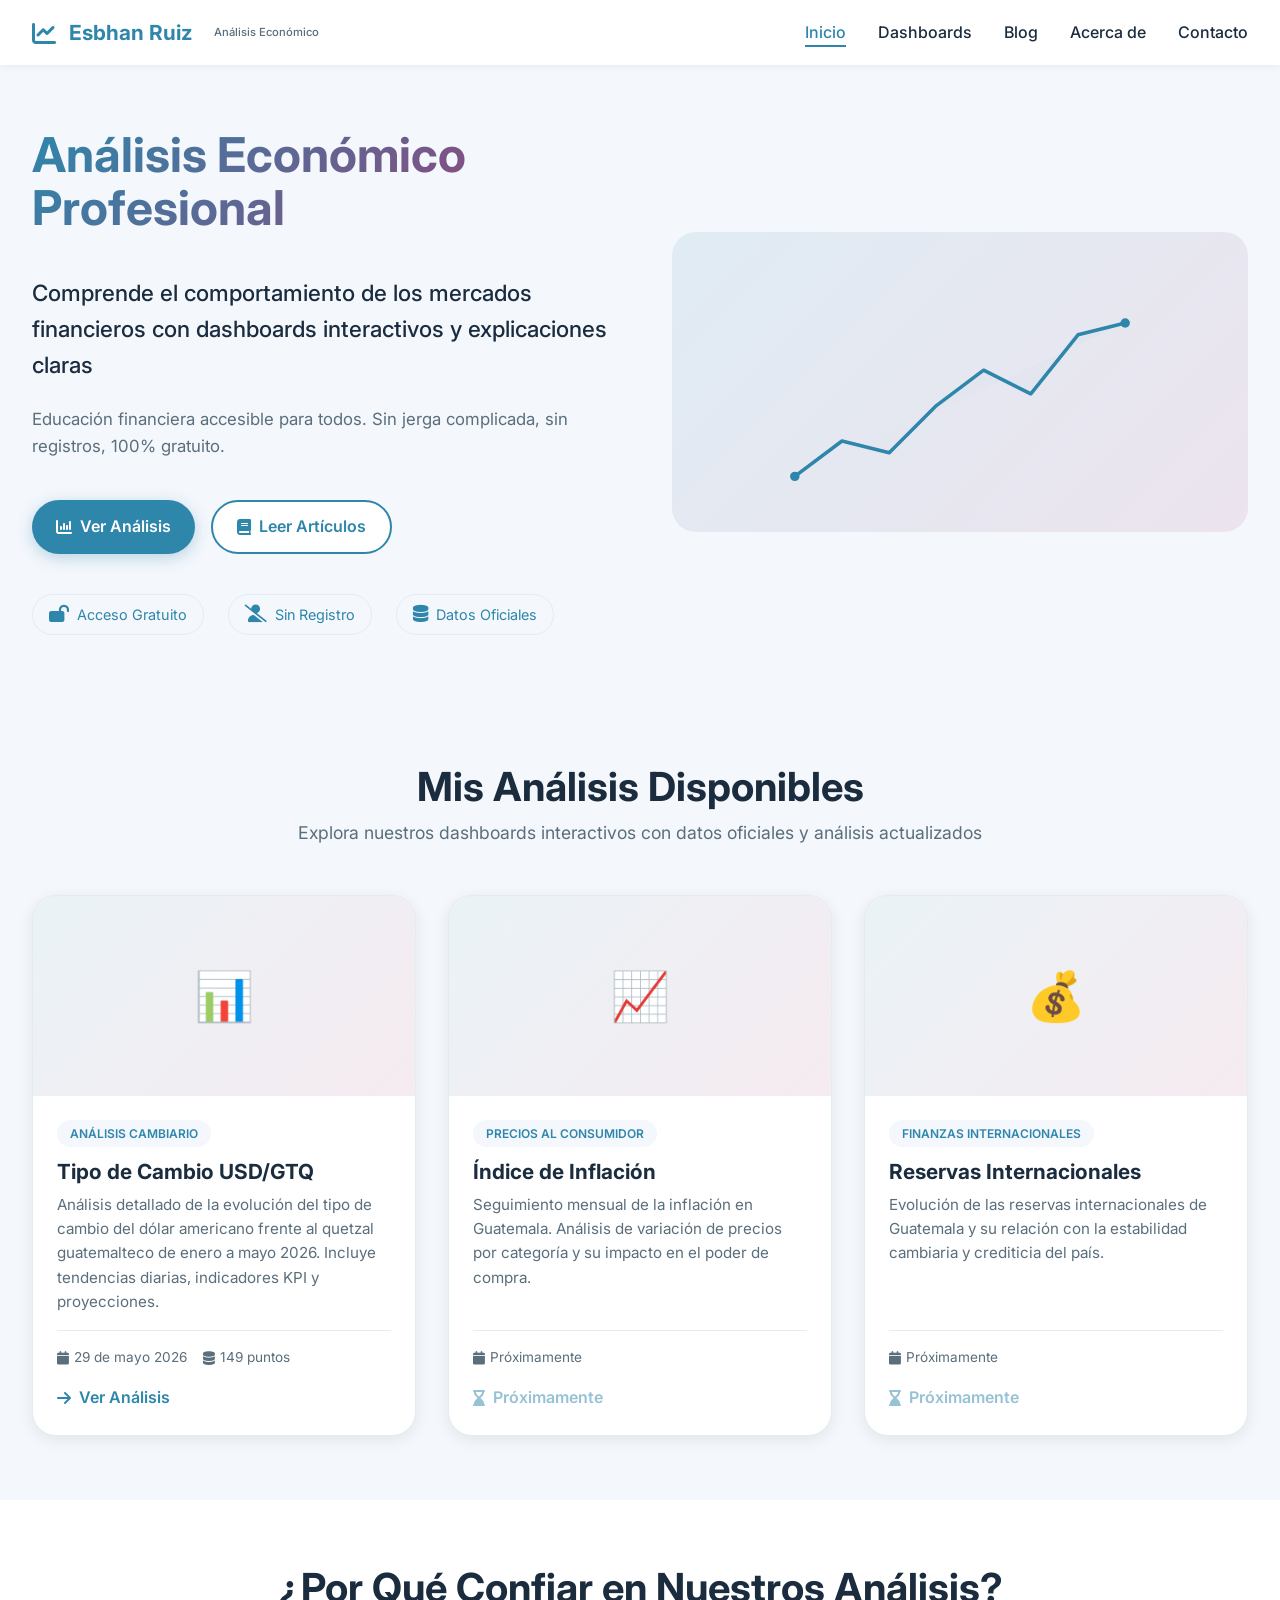
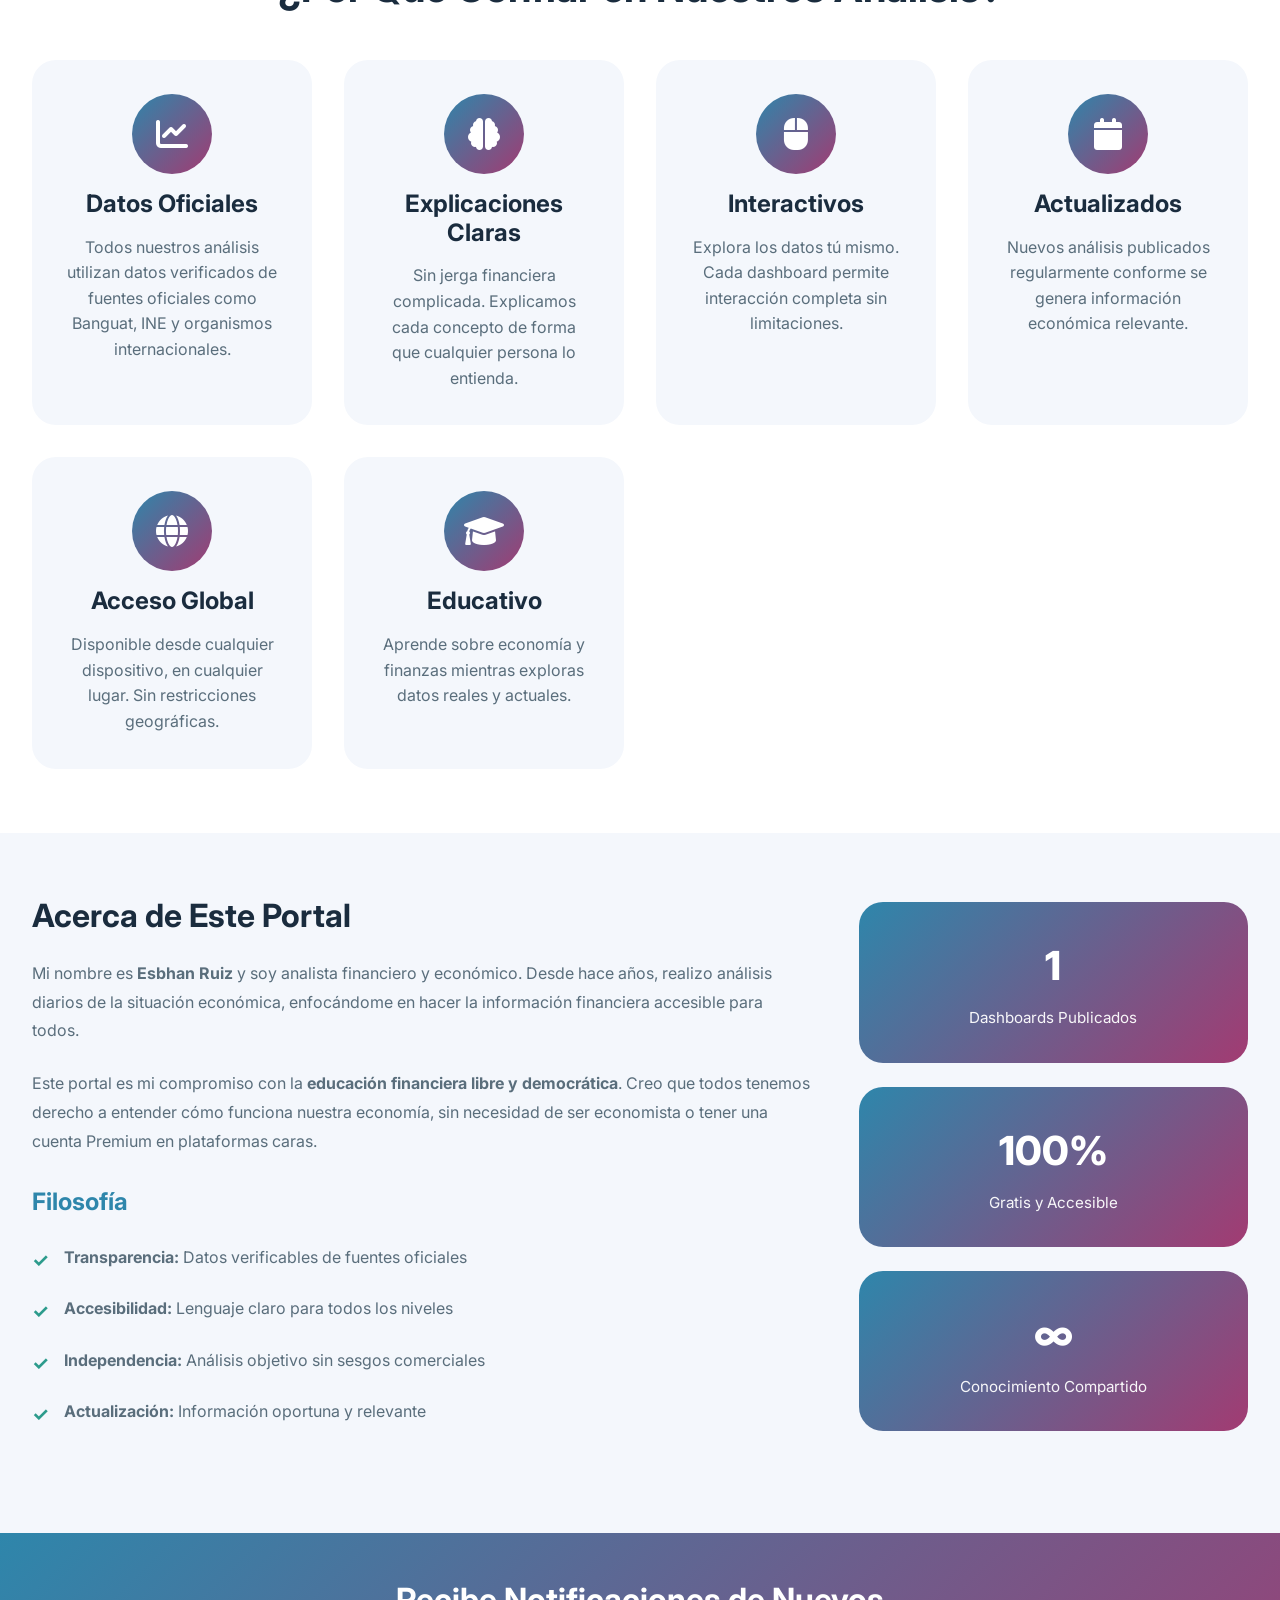
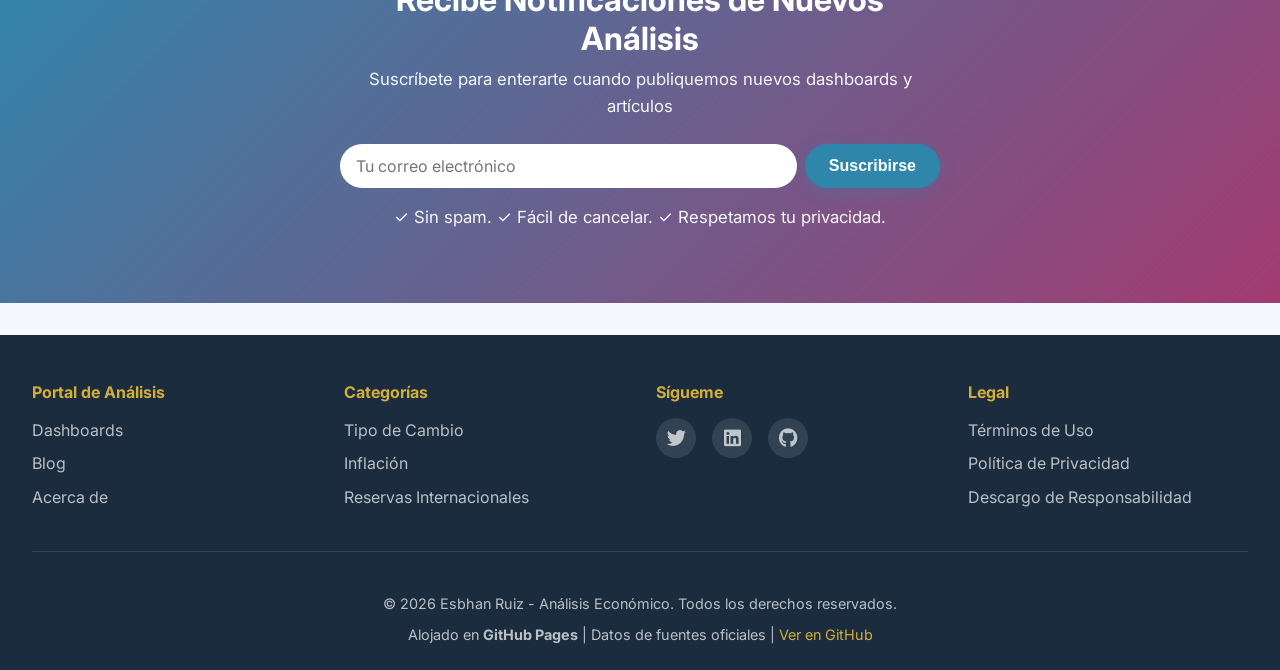
<file: index.html>
<!DOCTYPE html>
<html lang="es">
<head>
    <meta charset="UTF-8">
    <meta name="viewport" content="width=device-width, initial-scale=1.0">
    <meta name="description" content="Portal de análisis económico y financiero profesional. Accede a dashboards interactivos de análisis de tipo de cambio, inflación y más. Educación financiera gratuita.">
    <meta name="keywords" content="análisis económico, tipo de cambio, finanzas, Guatemala, dashboards interactivos">
    <meta name="author" content="Esbhan Ruiz">
    <meta property="og:title" content="Análisis Económico Profesional - Esbhan Ruiz">
    <meta property="og:description" content="Dashboards interactivos de análisis económico y financiero. Aprende sobre tipo de cambio, inflación y más.">
    <meta property="og:type" content="website">
    <title>Análisis Económico Profesional | Esbhan Ruiz</title>
    
    <!-- Font Awesome 6 para iconos -->
    <link rel="stylesheet" href="https://cdnjs.cloudflare.com/ajax/libs/font-awesome/6.0.0-beta3/css/all.min.css">
    <!-- Google Fonts -->
    <link href="https://fonts.googleapis.com/css2?family=Inter:opsz,wght@14..32,300;14..32,400;14..32,500;14..32,600;14..32,700;14..32,800;14..32,900&display=swap" rel="stylesheet">
    <link rel="stylesheet" href="assets/css/main.css">
</head>
<body>
    <!-- HEADER/NAVBAR -->
    <nav class="navbar">
        <div class="nav-container">
            <div class="nav-brand">
                <i class="fas fa-chart-line"></i>
                <span class="brand-text">Esbhan Ruiz</span>
                <span class="brand-subtitle">Análisis Económico</span>
            </div>
            <ul class="nav-menu">
                <li><a href="#inicio" class="nav-link active">Inicio</a></li>
                <li><a href="#dashboards" class="nav-link">Dashboards</a></li>
                <li><a href="blog/index.html" class="nav-link">Blog</a></li>
                <li><a href="#acerca" class="nav-link">Acerca de</a></li>
                <li><a href="#contacto" class="nav-link">Contacto</a></li>
            </ul>
        </div>
    </nav>

    <!-- HERO SECTION -->
    <section id="inicio" class="hero">
        <div class="hero-content">
            <h1 class="hero-title">Análisis Económico Profesional</h1>
            <p class="hero-subtitle">Comprende el comportamiento de los mercados financieros con dashboards interactivos y explicaciones claras</p>
            <p class="hero-description">Educación financiera accesible para todos. Sin jerga complicada, sin registros, 100% gratuito.</p>
            <div class="hero-buttons">
                <a href="#dashboards" class="btn btn-primary"><i class="fas fa-chart-column"></i> Ver Análisis</a>
                <a href="blog/index.html" class="btn btn-secondary"><i class="fas fa-book"></i> Leer Artículos</a>
            </div>
            <div class="hero-features">
                <div class="feature-badge">
                    <i class="fas fa-lock-open"></i>
                    <span>Acceso Gratuito</span>
                </div>
                <div class="feature-badge">
                    <i class="fas fa-user-slash"></i>
                    <span>Sin Registro</span>
                </div>
                <div class="feature-badge">
                    <i class="fas fa-database"></i>
                    <span>Datos Oficiales</span>
                </div>
            </div>
        </div>
        <div class="hero-visual">
            <div class="chart-placeholder">
                <svg viewBox="0 0 300 200" xmlns="http://www.w3.org/2000/svg">
                    <!-- Línea ascendente estilizada -->
                    <polyline points="10,180 50,150 90,160 130,120 170,90 210,110 250,60 290,50" 
                              fill="none" stroke="#2E86AB" stroke-width="3" stroke-linecap="round" stroke-linejoin="round"/>
                    <polyline points="10,180 50,150 90,160 130,120 170,90 210,110 250,60 290,50" 
                              fill="url(#gradient)" opacity="0.1"/>
                    <defs>
                        <linearGradient id="gradient" x1="0%" y1="0%" x2="0%" y2="100%">
                            <stop offset="0%" style="stop-color:#2E86AB;stop-opacity:0.3" />
                            <stop offset="100%" style="stop-color:#2E86AB;stop-opacity:0" />
                        </linearGradient>
                    </defs>
                    <!-- Puntos -->
                    <circle cx="10" cy="180" r="4" fill="#2E86AB"/>
                    <circle cx="290" cy="50" r="4" fill="#2E86AB"/>
                </svg>
            </div>
        </div>
    </section>

    <!-- SECCIÓN DE DASHBOARDS -->
    <section id="dashboards" class="dashboards-section">
        <div class="section-header">
            <h2>Mis Análisis Disponibles</h2>
            <p>Explora nuestros dashboards interactivos con datos oficiales y análisis actualizados</p>
        </div>
        
        <div class="dashboards-grid" id="dashboardsGrid">
            <!-- Se llena dinámicamente con JS -->
        </div>
    </section>

    <!-- SECCIÓN FEATURES -->
    <section class="features-section">
        <div class="section-header">
            <h2>¿Por Qué Confiar en Nuestros Análisis?</h2>
        </div>
        
        <div class="features-grid">
            <div class="feature-card">
                <div class="feature-icon">
                    <i class="fas fa-chart-line"></i>
                </div>
                <h3>Datos Oficiales</h3>
                <p>Todos nuestros análisis utilizan datos verificados de fuentes oficiales como Banguat, INE y organismos internacionales.</p>
            </div>
            
            <div class="feature-card">
                <div class="feature-icon">
                    <i class="fas fa-brain"></i>
                </div>
                <h3>Explicaciones Claras</h3>
                <p>Sin jerga financiera complicada. Explicamos cada concepto de forma que cualquier persona lo entienda.</p>
            </div>
            
            <div class="feature-card">
                <div class="feature-icon">
                    <i class="fas fa-mouse"></i>
                </div>
                <h3>Interactivos</h3>
                <p>Explora los datos tú mismo. Cada dashboard permite interacción completa sin limitaciones.</p>
            </div>
            
            <div class="feature-card">
                <div class="feature-icon">
                    <i class="fas fa-calendar"></i>
                </div>
                <h3>Actualizados</h3>
                <p>Nuevos análisis publicados regularmente conforme se genera información económica relevante.</p>
            </div>
            
            <div class="feature-card">
                <div class="feature-icon">
                    <i class="fas fa-globe"></i>
                </div>
                <h3>Acceso Global</h3>
                <p>Disponible desde cualquier dispositivo, en cualquier lugar. Sin restricciones geográficas.</p>
            </div>
            
            <div class="feature-card">
                <div class="feature-icon">
                    <i class="fas fa-graduation-cap"></i>
                </div>
                <h3>Educativo</h3>
                <p>Aprende sobre economía y finanzas mientras exploras datos reales y actuales.</p>
            </div>
        </div>
    </section>

    <!-- SECCIÓN ACERCA DE -->
    <section id="acerca" class="about-section">
        <div class="about-container">
            <div class="about-content">
                <h2>Acerca de Este Portal</h2>
                <p>Mi nombre es <strong>Esbhan Ruiz</strong> y soy analista financiero y económico. Desde hace años, realizo análisis diarios de la situación económica, enfocándome en hacer la información financiera accesible para todos.</p>
                
                <p>Este portal es mi compromiso con la <strong>educación financiera libre y democrática</strong>. Creo que todos tenemos derecho a entender cómo funciona nuestra economía, sin necesidad de ser economista o tener una cuenta Premium en plataformas caras.</p>
                
                <h3>Filosofía</h3>
                <ul class="philosophy-list">
                    <li><strong>Transparencia:</strong> Datos verificables de fuentes oficiales</li>
                    <li><strong>Accesibilidad:</strong> Lenguaje claro para todos los niveles</li>
                    <li><strong>Independencia:</strong> Análisis objetivo sin sesgos comerciales</li>
                    <li><strong>Actualización:</strong> Información oportuna y relevante</li>
                </ul>
            </div>
            <div class="about-stats">
                <div class="stat-box">
                    <div class="stat-number" id="dashCount">1</div>
                    <div class="stat-label">Dashboards Publicados</div>
                </div>
                <div class="stat-box">
                    <div class="stat-number">100%</div>
                    <div class="stat-label">Gratis y Accesible</div>
                </div>
                <div class="stat-box">
                    <div class="stat-number">∞</div>
                    <div class="stat-label">Conocimiento Compartido</div>
                </div>
            </div>
        </div>
    </section>

    <!-- NEWSLETTER CTA -->
    <section class="newsletter-section">
        <div class="newsletter-content">
            <h2>Recibe Notificaciones de Nuevos Análisis</h2>
            <p>Suscríbete para enterarte cuando publiquemos nuevos dashboards y artículos</p>
            <form class="newsletter-form" id="newsletterForm">
                <input type="email" placeholder="Tu correo electrónico" required>
                <button type="submit" class="btn btn-primary">Suscribirse</button>
            </form>
            <p class="newsletter-note">✓ Sin spam. ✓ Fácil de cancelar. ✓ Respetamos tu privacidad.</p>
        </div>
    </section>

    <!-- FOOTER -->
    <footer class="footer">
        <div class="footer-content">
            <div class="footer-section">
                <h4>Portal de Análisis</h4>
                <ul>
                    <li><a href="#dashboards">Dashboards</a></li>
                    <li><a href="blog/index.html">Blog</a></li>
                    <li><a href="#acerca">Acerca de</a></li>
                </ul>
            </div>
            
            <div class="footer-section">
                <h4>Categorías</h4>
                <ul>
                    <li><a href="dashboards/tipo-cambio-2026/">Tipo de Cambio</a></li>
                    <li><a href="#">Inflación</a></li>
                    <li><a href="#">Reservas Internacionales</a></li>
                </ul>
            </div>
            
            <div class="footer-section">
                <h4>Sígueme</h4>
                <div class="social-links">
                    <a href="#" title="Twitter"><i class="fab fa-twitter"></i></a>
                    <a href="#" title="LinkedIn"><i class="fab fa-linkedin"></i></a>
                    <a href="#" title="GitHub"><i class="fab fa-github"></i></a>
                </div>
            </div>
            
            <div class="footer-section">
                <h4>Legal</h4>
                <ul>
                    <li><a href="#">Términos de Uso</a></li>
                    <li><a href="#">Política de Privacidad</a></li>
                    <li><a href="#">Descargo de Responsabilidad</a></li>
                </ul>
            </div>
        </div>
        
        <div class="footer-bottom">
            <p>&copy; 2026 Esbhan Ruiz - Análisis Económico. Todos los derechos reservados.</p>
            <p>Alojado en <strong>GitHub Pages</strong> | Datos de fuentes oficiales | <a href="https://github.com/Esbhanruiz/dashboard-tipo-cambio-gt" target="_blank">Ver en GitHub</a></p>
        </div>
    </footer>

    <script src="assets/js/main.js"></script>
</body>
</html>
</file>
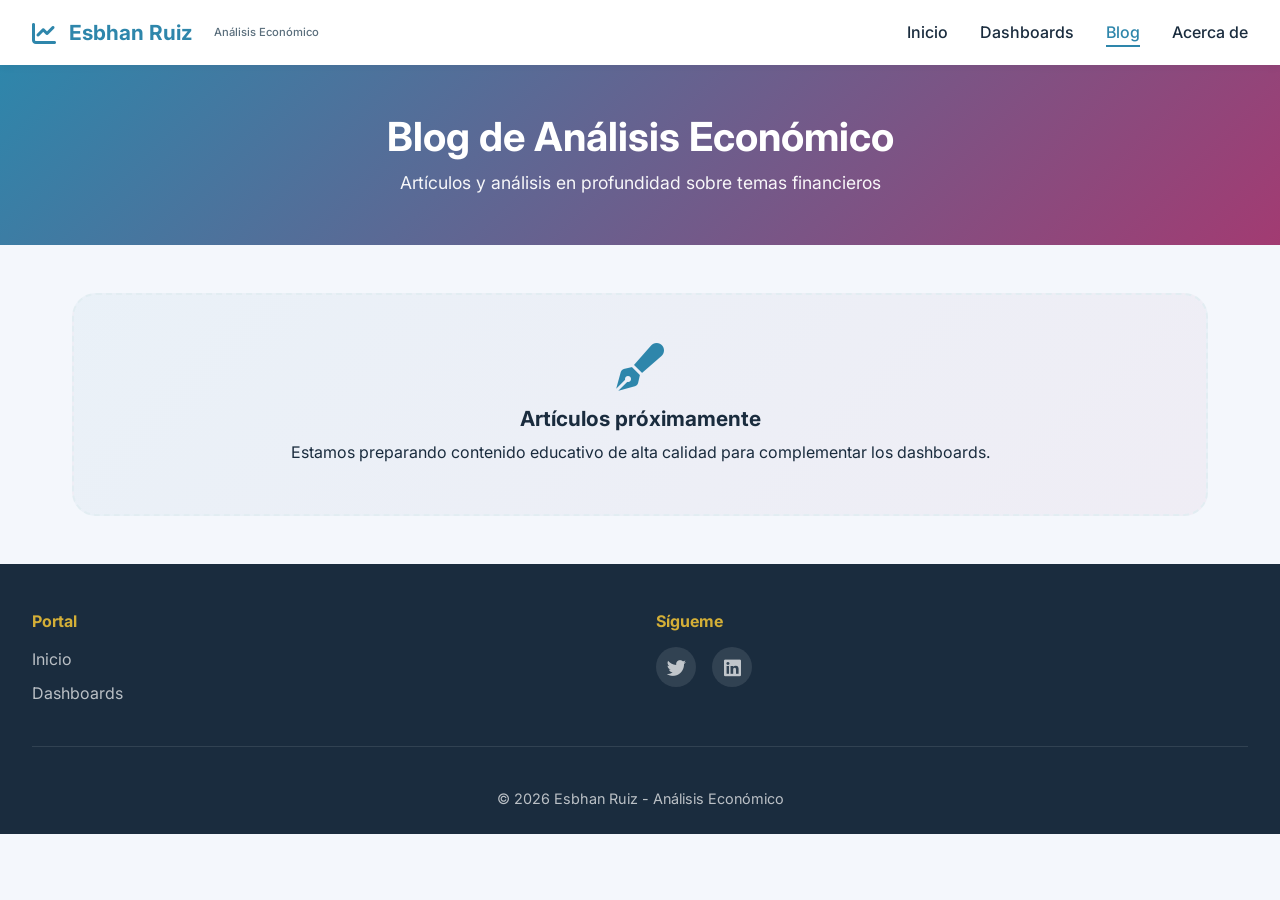
<file: blog/index.html>
<!DOCTYPE html>
<html lang="es">
<head>
    <meta charset="UTF-8">
    <meta name="viewport" content="width=device-width, initial-scale=1.0">
    <meta name="description" content="Blog de educación financiera y análisis económico de Esbhan Ruiz.">
    <title>Blog - Análisis Económico | Esbhan Ruiz</title>
    <link rel="stylesheet" href="https://cdnjs.cloudflare.com/ajax/libs/font-awesome/6.0.0-beta3/css/all.min.css">
    <link href="https://fonts.googleapis.com/css2?family=Inter:opsz,wght@14..32,300;14..32,400;14..32,500;14..32,600;14..32,700;14..32,800&display=swap" rel="stylesheet">
    <link rel="stylesheet" href="../assets/css/main.css">
    <style>
        .blog-header {
            background: linear-gradient(135deg, #2E86AB, #A23B72);
            color: white;
            padding: 3rem 2rem;
            text-align: center;
        }
        .blog-header h1 {
            color: white;
            font-size: 2.5rem;
            margin-bottom: 0.5rem;
        }
        .blog-header p {
            font-size: 1.1rem;
            opacity: 0.95;
        }
        .blog-container {
            max-width: 1200px;
            margin: 0 auto;
            padding: 3rem 2rem;
        }
        .coming-soon {
            text-align: center;
            padding: 3rem 2rem;
            background: linear-gradient(135deg, rgba(46, 134, 171, 0.05), rgba(162, 59, 114, 0.05));
            border-radius: 1.5rem;
            border: 2px dashed #e2edf2;
        }
        .coming-soon i {
            font-size: 3rem;
            color: #2E86AB;
            margin-bottom: 1rem;
        }
        .coming-soon h3 {
            font-size: 1.3rem;
            margin-bottom: 0.5rem;
        }
    </style>
</head>
<body>
    <nav class="navbar">
        <div class="nav-container">
            <div class="nav-brand">
                <i class="fas fa-chart-line"></i>
                <span class="brand-text">Esbhan Ruiz</span>
                <span class="brand-subtitle">Análisis Económico</span>
            </div>
            <ul class="nav-menu">
                <li><a href="../../" class="nav-link">Inicio</a></li>
                <li><a href="../../#dashboards" class="nav-link">Dashboards</a></li>
                <li><a href="#" class="nav-link active">Blog</a></li>
                <li><a href="../../#acerca" class="nav-link">Acerca de</a></li>
            </ul>
        </div>
    </nav>

    <div class="blog-header">
        <h1>Blog de Análisis Económico</h1>
        <p>Artículos y análisis en profundidad sobre temas financieros</p>
    </div>

    <div class="blog-container">
        <div class="coming-soon">
            <i class="fas fa-pen-fancy"></i>
            <h3>Artículos próximamente</h3>
            <p>Estamos preparando contenido educativo de alta calidad para complementar los dashboards.</p>
        </div>
    </div>

    <footer class="footer">
        <div class="footer-content">
            <div class="footer-section">
                <h4>Portal</h4>
                <ul>
                    <li><a href="../../">Inicio</a></li>
                    <li><a href="../../#dashboards">Dashboards</a></li>
                </ul>
            </div>
            <div class="footer-section">
                <h4>Sígueme</h4>
                <div class="social-links">
                    <a href="#"><i class="fab fa-twitter"></i></a>
                    <a href="#"><i class="fab fa-linkedin"></i></a>
                </div>
            </div>
        </div>
        <div class="footer-bottom">
            <p>&copy; 2026 Esbhan Ruiz - Análisis Económico</p>
        </div>
    </footer>

    <script src="../assets/js/main.js"></script>
</body>
</html>
</file>
<file: assets/css/main.css>
/* ============================================================
   ESTILOS GLOBALES - PORTAL PROFESIONAL DE ANÁLISIS ECONÓMICO
   ============================================================ */

* {
    margin: 0;
    padding: 0;
    box-sizing: border-box;
}

:root {
    --primary-color: #2E86AB;
    --secondary-color: #A23B72;
    --accent-color: #D4AF37;
    --success-color: #2c9b8c;
    --warning-color: #c97e5a;
    --danger-color: #e74c3c;
    --dark-color: #1a2c3e;
    --light-color: #f4f7fc;
    --gray-color: #5a6e7c;
    --gray-light: #e2edf2;
    --white: #ffffff;
    --border-radius: 1.5rem;
    --transition: all 0.3s ease-in-out;
}

body {
    font-family: 'Inter', sans-serif;
    background: var(--light-color);
    color: var(--dark-color);
    line-height: 1.6;
    overflow-x: hidden;
}

html {
    scroll-behavior: smooth;
}

/* ============================================================
   TIPOGRAFÍA
   ============================================================ */

h1, h2, h3, h4, h5, h6 {
    font-weight: 700;
    line-height: 1.2;
    margin-bottom: 1rem;
}

h1 {
    font-size: 2.5rem;
}

h2 {
    font-size: 2rem;
}

h3 {
    font-size: 1.5rem;
}

a {
    color: var(--primary-color);
    text-decoration: none;
    transition: var(--transition);
}

a:hover {
    color: var(--secondary-color);
}

/* ============================================================
   BOTONES
   ============================================================ */

.btn {
    display: inline-flex;
    align-items: center;
    gap: 0.5rem;
    padding: 0.75rem 1.5rem;
    border: none;
    border-radius: 60px;
    font-size: 1rem;
    font-weight: 600;
    cursor: pointer;
    transition: var(--transition);
    text-decoration: none;
    white-space: nowrap;
}

.btn-primary {
    background: var(--primary-color);
    color: var(--white);
    box-shadow: 0 4px 15px rgba(46, 134, 171, 0.3);
}

.btn-primary:hover {
    background: #1f5e7a;
    transform: translateY(-2px);
    box-shadow: 0 6px 20px rgba(46, 134, 171, 0.4);
}

.btn-secondary {
    background: var(--white);
    color: var(--primary-color);
    border: 2px solid var(--primary-color);
}

.btn-secondary:hover {
    background: var(--light-color);
    border-color: var(--secondary-color);
    color: var(--secondary-color);
}

/* ============================================================
   NAVBAR
   ============================================================ */

.navbar {
    background: var(--white);
    box-shadow: 0 2px 8px rgba(0, 0, 0, 0.05);
    position: sticky;
    top: 0;
    z-index: 100;
    transition: var(--transition);
}

.nav-container {
    max-width: 1400px;
    margin: 0 auto;
    padding: 1rem 2rem;
    display: flex;
    justify-content: space-between;
    align-items: center;
}

.nav-brand {
    display: flex;
    align-items: center;
    gap: 0.8rem;
    font-weight: 700;
    color: var(--primary-color);
}

.nav-brand i {
    font-size: 1.5rem;
}

.brand-text {
    font-size: 1.3rem;
}

.brand-subtitle {
    font-size: 0.7rem;
    color: var(--gray-color);
    font-weight: 500;
    margin-left: 0.5rem;
}

.nav-menu {
    display: flex;
    list-style: none;
    gap: 2rem;
    align-items: center;
}

.nav-link {
    color: var(--dark-color);
    font-weight: 500;
    position: relative;
    transition: var(--transition);
}

.nav-link:hover,
.nav-link.active {
    color: var(--primary-color);
}

.nav-link::after {
    content: '';
    position: absolute;
    bottom: -5px;
    left: 0;
    width: 0;
    height: 2px;
    background: var(--primary-color);
    transition: width 0.3s ease;
}

.nav-link:hover::after,
.nav-link.active::after {
    width: 100%;
}

/* Responsive navbar */
@media (max-width: 768px) {
    .nav-menu {
        gap: 1rem;
        font-size: 0.9rem;
    }
    
    .nav-container {
        padding: 0.8rem 1.5rem;
    }
}

/* ============================================================
   HERO SECTION
   ============================================================ */

.hero {
    max-width: 1400px;
    margin: 0 auto;
    padding: 4rem 2rem;
    display: grid;
    grid-template-columns: 1fr 1fr;
    gap: 4rem;
    align-items: center;
    animation: fadeSlideUp 0.8s ease-in-out;
}

.hero-content {
    display: flex;
    flex-direction: column;
    gap: 1.5rem;
}

.hero-title {
    font-size: 3rem;
    background: linear-gradient(135deg, var(--primary-color), var(--secondary-color));
    -webkit-background-clip: text;
    background-clip: text;
    -webkit-text-fill-color: transparent;
    line-height: 1.1;
}

.hero-subtitle {
    font-size: 1.4rem;
    color: var(--dark-color);
    font-weight: 500;
}

.hero-description {
    font-size: 1.05rem;
    color: var(--gray-color);
    line-height: 1.6;
}

.hero-buttons {
    display: flex;
    gap: 1rem;
    flex-wrap: wrap;
    margin-top: 1rem;
}

.hero-features {
    display: flex;
    gap: 1.5rem;
    flex-wrap: wrap;
    margin-top: 1rem;
}

.feature-badge {
    display: flex;
    align-items: center;
    gap: 0.5rem;
    padding: 0.5rem 1rem;
    background: var(--light-color);
    border-radius: 40px;
    font-size: 0.9rem;
    color: var(--primary-color);
    border: 1px solid var(--gray-light);
}

.feature-badge i {
    font-size: 1.1rem;
}

.hero-visual {
    display: flex;
    align-items: center;
    justify-content: center;
}

.chart-placeholder {
    width: 100%;
    height: 300px;
    background: linear-gradient(135deg, rgba(46, 134, 171, 0.1), rgba(162, 59, 114, 0.1));
    border-radius: var(--border-radius);
    padding: 2rem;
    display: flex;
    align-items: center;
    justify-content: center;
    animation: float 3s ease-in-out infinite;
}

svg {
    width: 100%;
    height: 100%;
}

@keyframes float {
    0%, 100% { transform: translateY(0px); }
    50% { transform: translateY(-20px); }
}

@keyframes fadeSlideUp {
    from {
        opacity: 0;
        transform: translateY(30px);
    }
    to {
        opacity: 1;
        transform: translateY(0);
    }
}

/* ============================================================
   DASHBOARDS SECTION
   ============================================================ */

.dashboards-section {
    max-width: 1400px;
    margin: 0 auto;
    padding: 4rem 2rem;
}

.section-header {
    text-align: center;
    margin-bottom: 3rem;
}

.section-header h2 {
    font-size: 2.5rem;
    margin-bottom: 0.5rem;
    color: var(--dark-color);
}

.section-header p {
    font-size: 1.1rem;
    color: var(--gray-color);
}

.dashboards-grid {
    display: grid;
    grid-template-columns: repeat(auto-fill, minmax(300px, 1fr));
    gap: 2rem;
}

.dashboard-card {
    background: var(--white);
    border-radius: var(--border-radius);
    overflow: hidden;
    box-shadow: 0 4px 15px rgba(0, 0, 0, 0.08);
    transition: var(--transition);
    display: flex;
    flex-direction: column;
    border: 1px solid var(--gray-light);
    animation: fadeSlideUp 0.6s ease-in-out;
}

.dashboard-card:hover {
    transform: translateY(-8px);
    box-shadow: 0 12px 30px rgba(0, 0, 0, 0.15);
    border-color: var(--primary-color);
}

.dashboard-thumbnail {
    width: 100%;
    height: 200px;
    background: linear-gradient(135deg, rgba(46, 134, 171, 0.1), rgba(162, 59, 114, 0.1));
    display: flex;
    align-items: center;
    justify-content: center;
    font-size: 3rem;
    color: var(--primary-color);
    overflow: hidden;
    position: relative;
}

.dashboard-thumbnail svg {
    animation: pulse 2s ease-in-out infinite;
}

@keyframes pulse {
    0%, 100% { transform: scale(1); }
    50% { transform: scale(1.05); }
}

.dashboard-info {
    padding: 1.5rem;
    flex-grow: 1;
    display: flex;
    flex-direction: column;
}

.dashboard-category {
    display: inline-block;
    background: var(--light-color);
    color: var(--primary-color);
    padding: 0.25rem 0.8rem;
    border-radius: 40px;
    font-size: 0.75rem;
    font-weight: 600;
    text-transform: uppercase;
    margin-bottom: 0.8rem;
    width: fit-content;
}

.dashboard-title {
    font-size: 1.3rem;
    margin-bottom: 0.5rem;
    color: var(--dark-color);
}

.dashboard-description {
    font-size: 0.95rem;
    color: var(--gray-color);
    margin-bottom: 1rem;
    flex-grow: 1;
}

.dashboard-meta {
    display: flex;
    gap: 1rem;
    font-size: 0.85rem;
    color: var(--gray-color);
    margin-bottom: 1rem;
    padding-top: 1rem;
    border-top: 1px solid var(--gray-light);
}

.dashboard-meta-item {
    display: flex;
    align-items: center;
    gap: 0.3rem;
}

.dashboard-link {
    display: inline-flex;
    align-items: center;
    gap: 0.5rem;
    color: var(--primary-color);
    font-weight: 600;
    text-decoration: none;
    transition: var(--transition);
}

.dashboard-link:hover {
    gap: 1rem;
}

/* ============================================================
   FEATURES SECTION
   ============================================================ */

.features-section {
    background: var(--white);
    padding: 4rem 2rem;
}

.features-section .section-header {
    max-width: 1400px;
    margin: 0 auto 3rem;
}

.features-grid {
    max-width: 1400px;
    margin: 0 auto;
    display: grid;
    grid-template-columns: repeat(auto-fit, minmax(250px, 1fr));
    gap: 2rem;
}

.feature-card {
    padding: 2rem;
    background: var(--light-color);
    border-radius: var(--border-radius);
    text-align: center;
    transition: var(--transition);
    border: 2px solid transparent;
}

.feature-card:hover {
    border-color: var(--primary-color);
    transform: translateY(-5px);
    background: var(--white);
}

.feature-icon {
    width: 80px;
    height: 80px;
    background: linear-gradient(135deg, var(--primary-color), var(--secondary-color));
    border-radius: 50%;
    display: flex;
    align-items: center;
    justify-content: center;
    font-size: 2rem;
    color: var(--white);
    margin: 0 auto 1rem;
    transition: var(--transition);
}

.feature-card:hover .feature-icon {
    transform: scale(1.1) rotate(5deg);
}

.feature-card h3 {
    margin: 1rem 0;
    color: var(--dark-color);
}

.feature-card p {
    color: var(--gray-color);
    line-height: 1.6;
}

/* ============================================================
   ABOUT SECTION
   ============================================================ */

.about-section {
    max-width: 1400px;
    margin: 0 auto;
    padding: 4rem 2rem;
}

.about-container {
    display: grid;
    grid-template-columns: 2fr 1fr;
    gap: 3rem;
    align-items: center;
}

.about-content h2 {
    font-size: 2rem;
    margin-bottom: 1.5rem;
}

.about-content p {
    font-size: 1rem;
    line-height: 1.8;
    color: var(--gray-color);
    margin-bottom: 1.5rem;
}

.about-content h3 {
    margin: 2rem 0 1rem;
    color: var(--primary-color);
}

.philosophy-list {
    list-style: none;
}

.philosophy-list li {
    padding: 0.8rem 0;
    color: var(--gray-color);
    font-size: 1rem;
    padding-left: 2rem;
    position: relative;
}

.philosophy-list li:before {
    content: '✓';
    position: absolute;
    left: 0;
    color: var(--success-color);
    font-weight: bold;
    font-size: 1.2rem;
}

.about-stats {
    display: grid;
    gap: 1.5rem;
}

.stat-box {
    background: linear-gradient(135deg, var(--primary-color), var(--secondary-color));
    color: var(--white);
    padding: 2rem;
    border-radius: var(--border-radius);
    text-align: center;
}

.stat-number {
    font-size: 2.5rem;
    font-weight: 800;
    margin-bottom: 0.5rem;
}

.stat-label {
    font-size: 0.95rem;
    opacity: 0.95;
}

/* ============================================================
   NEWSLETTER SECTION
   ============================================================ */

.newsletter-section {
    background: linear-gradient(135deg, var(--primary-color), var(--secondary-color));
    color: var(--white);
    padding: 3rem 2rem;
    margin: 2rem 0;
}

.newsletter-content {
    max-width: 600px;
    margin: 0 auto;
    text-align: center;
}

.newsletter-content h2 {
    font-size: 2rem;
    margin-bottom: 0.5rem;
    color: var(--white);
}

.newsletter-content p {
    font-size: 1.05rem;
    margin-bottom: 1.5rem;
    opacity: 0.95;
}

.newsletter-form {
    display: flex;
    gap: 0.5rem;
    margin-bottom: 1rem;
}

.newsletter-form input {
    flex: 1;
    padding: 0.75rem 1rem;
    border: none;
    border-radius: 40px;
    font-size: 1rem;
    font-family: 'Inter', sans-serif;
}

.newsletter-form input:focus {
    outline: none;
    box-shadow: 0 0 0 3px rgba(255, 255, 255, 0.3);
}

.newsletter-note {
    font-size: 0.85rem;
    opacity: 0.9;
}

/* ============================================================
   FOOTER
   ============================================================ */

.footer {
    background: var(--dark-color);
    color: var(--white);
    padding: 3rem 2rem 1rem;
}

.footer-content {
    max-width: 1400px;
    margin: 0 auto;
    display: grid;
    grid-template-columns: repeat(auto-fit, minmax(200px, 1fr));
    gap: 2rem;
    margin-bottom: 2rem;
}

.footer-section h4 {
    margin-bottom: 1rem;
    color: var(--accent-color);
}

.footer-section ul {
    list-style: none;
}

.footer-section ul li {
    margin-bottom: 0.5rem;
}

.footer-section a {
    color: rgba(255, 255, 255, 0.7);
    transition: var(--transition);
}

.footer-section a:hover {
    color: var(--accent-color);
}

.social-links {
    display: flex;
    gap: 1rem;
}

.social-links a {
    display: inline-flex;
    align-items: center;
    justify-content: center;
    width: 40px;
    height: 40px;
    background: rgba(255, 255, 255, 0.1);
    border-radius: 50%;
    font-size: 1.2rem;
    transition: var(--transition);
}

.social-links a:hover {
    background: var(--primary-color);
}

.footer-bottom {
    max-width: 1400px;
    margin: 0 auto;
    text-align: center;
    padding-top: 2rem;
    border-top: 1px solid rgba(255, 255, 255, 0.1);
    color: rgba(255, 255, 255, 0.7);
    font-size: 0.9rem;
}

.footer-bottom p {
    margin: 0.5rem 0;
}

.footer-bottom a {
    color: var(--accent-color);
}

/* ============================================================
   RESPONSIVE DESIGN
   ============================================================ */

@media (max-width: 1024px) {
    .hero {
        grid-template-columns: 1fr;
        gap: 2rem;
    }
    
    .about-container {
        grid-template-columns: 1fr;
    }
    
    .hero-title {
        font-size: 2.2rem;
    }
}

@media (max-width: 768px) {
    .hero-title {
        font-size: 1.8rem;
    }
    
    .hero-subtitle {
        font-size: 1.1rem;
    }
    
    .nav-menu {
        display: none;
    }
    
    .dashboards-grid {
        grid-template-columns: 1fr;
    }
    
    .newsletter-form {
        flex-direction: column;
    }
    
    section {
        padding: 2rem 1rem !important;
    }
    
    .section-header h2 {
        font-size: 1.5rem;
    }
}

/* ============================================================
   UTILIDADES
   ============================================================ */

.container {
    max-width: 1400px;
    margin: 0 auto;
    padding: 0 2rem;
}

.text-center {
    text-align: center;
}

.text-muted {
    color: var(--gray-color);
}

.mt-1 { margin-top: 0.5rem; }
.mt-2 { margin-top: 1rem; }
.mt-3 { margin-top: 1.5rem; }
.mt-4 { margin-top: 2rem; }

.mb-1 { margin-bottom: 0.5rem; }
.mb-2 { margin-bottom: 1rem; }
.mb-3 { margin-bottom: 1.5rem; }
.mb-4 { margin-bottom: 2rem; }

.hidden {
    display: none !important;
}
</file>
